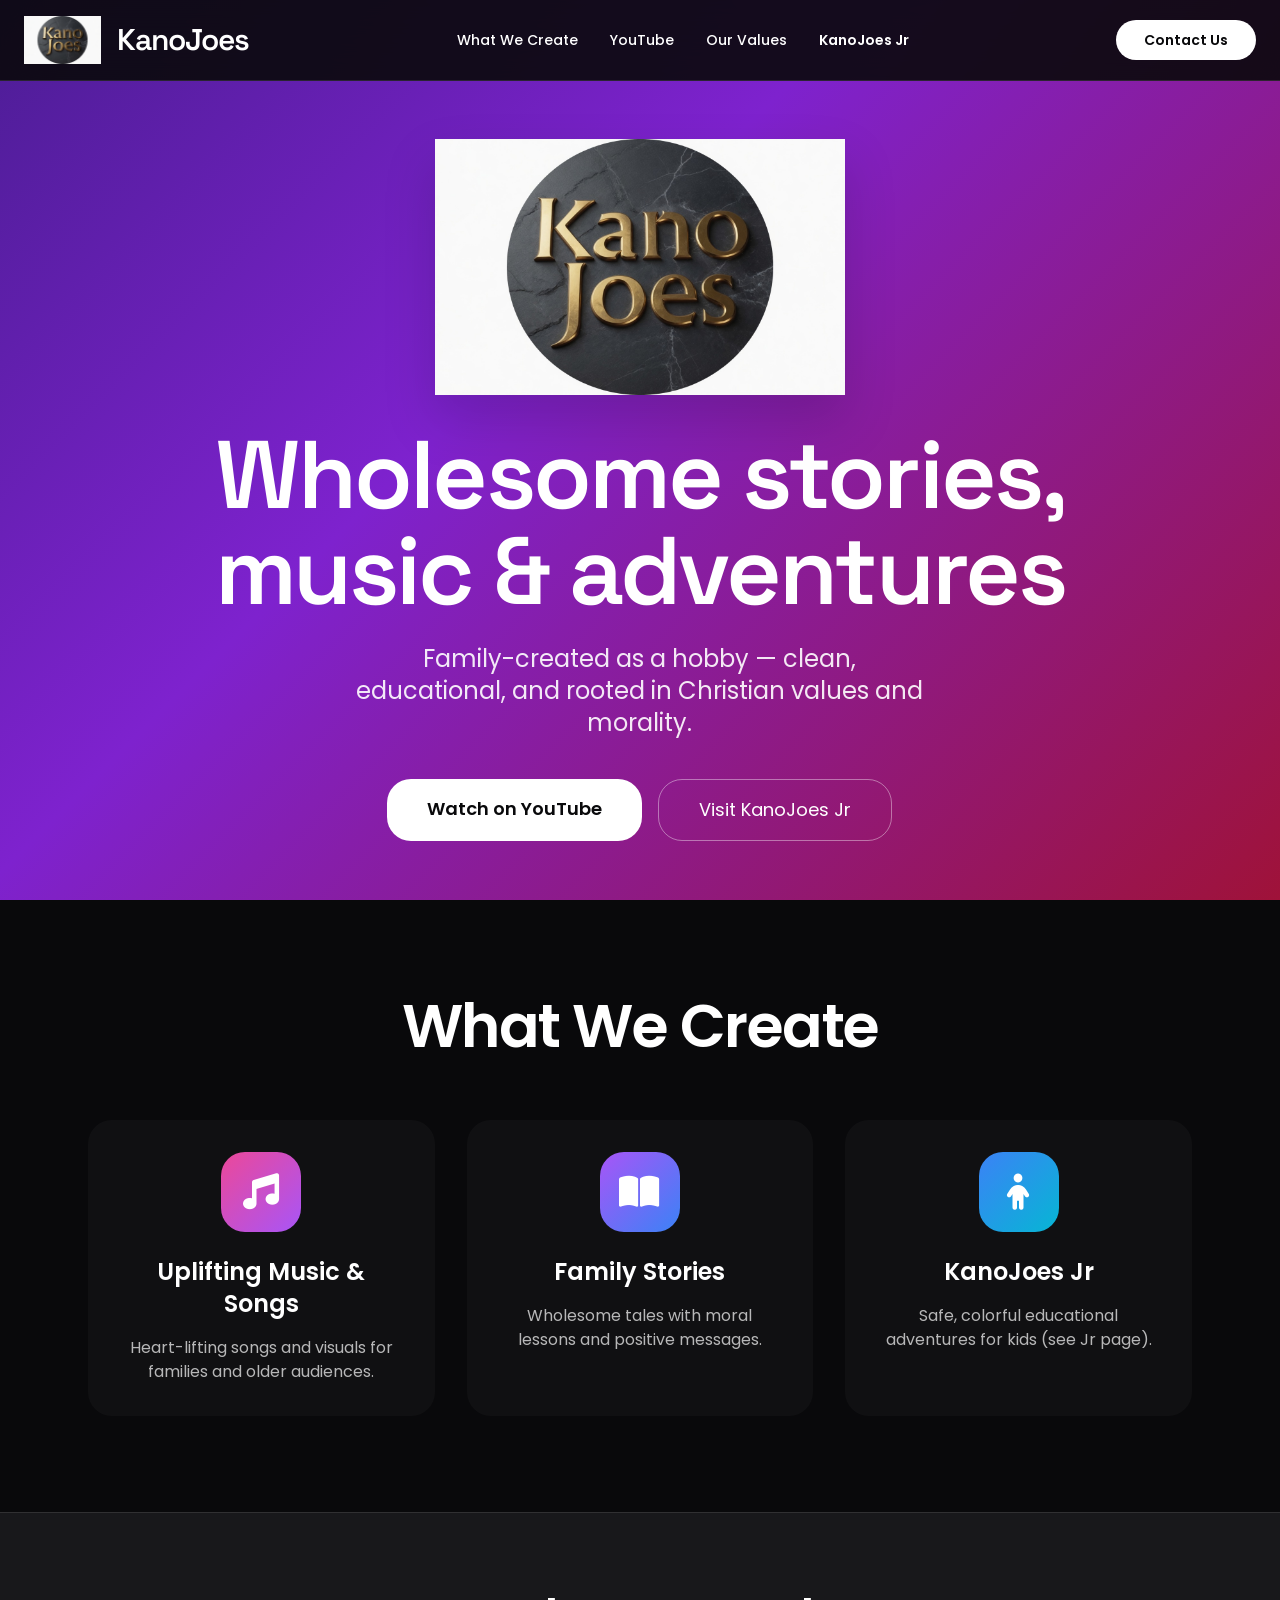
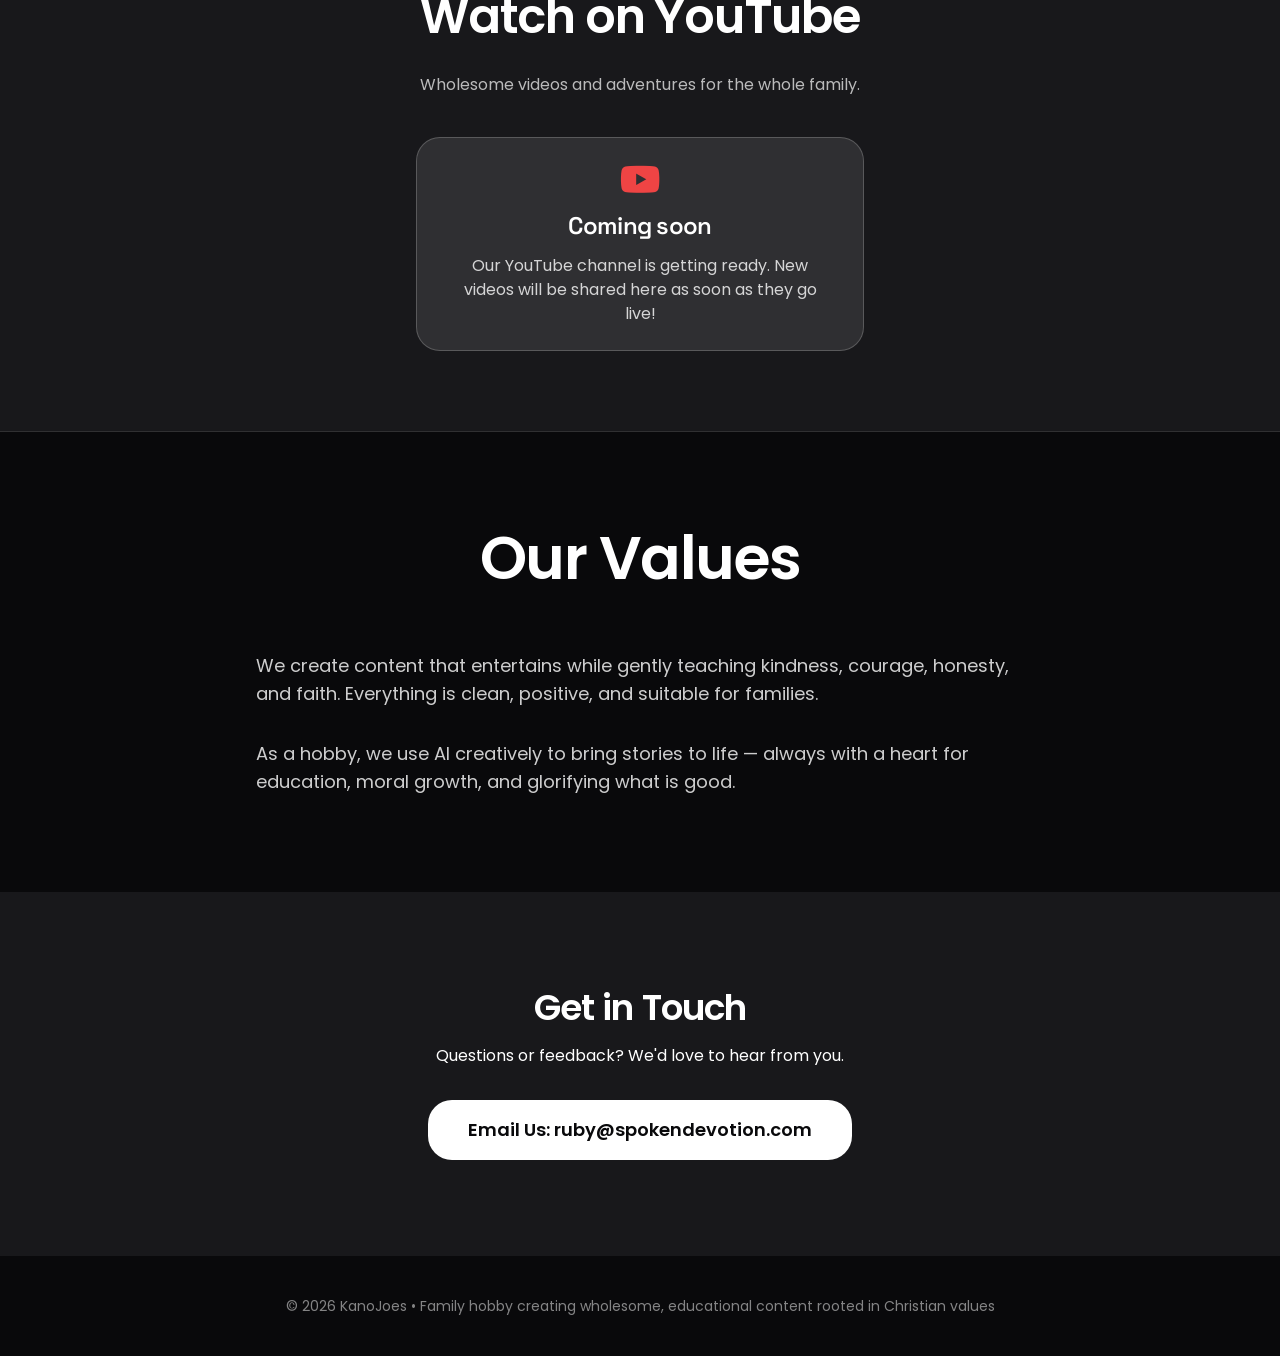
<file: index.html>
<!DOCTYPE html>
<html lang="en">
<head>
    <meta charset="UTF-8">
    <meta name="viewport" content="width=device-width, initial-scale=1.0">
    <title>KanoJoes • Wholesome Family Videos & Stories</title>
    <meta name="description" content="Wholesome, family-friendly stories, uplifting music and adventures — created as a family hobby and rooted in Christian values.">
    <meta name="theme-color" content="#09090b">
    <link rel="canonical" href="https://kanojoes.com/">
    <meta property="og:type" content="website">
    <meta property="og:site_name" content="KanoJoes">
    <meta property="og:title" content="KanoJoes • Wholesome Family Videos & Stories">
    <meta property="og:description" content="Wholesome, family-friendly stories, uplifting music and adventures — created as a family hobby and rooted in Christian values.">
    <meta property="og:url" content="https://kanojoes.com/">
    <meta property="og:image" content="https://kanojoes.com/logo.png">
    <meta name="twitter:card" content="summary">
    <meta name="twitter:title" content="KanoJoes • Wholesome Family Videos & Stories">
    <meta name="twitter:description" content="Wholesome, family-friendly stories, uplifting music and adventures — created as a family hobby and rooted in Christian values.">
    <link rel="icon" type="image/png" href="logo.png">
    <link rel="stylesheet" href="css/tailwind.min.css?v=1">
    <link rel="stylesheet" href="https://cdnjs.cloudflare.com/ajax/libs/font-awesome/6.5.1/css/all.min.css">
    <style>
        @import url('https://fonts.googleapis.com/css2?family=Poppins:wght@400;500;600&family=Space+Grotesk:wght@500;600&display=swap');
        body { font-family: 'Poppins', system-ui, sans-serif; }
        .heading-font { font-family: 'Space Grotesk', 'Poppins', system-ui, sans-serif; font-weight: 600; letter-spacing: -0.03em; }
        .modern-btn { transition: all 0.3s cubic-bezier(0.34,1.56,0.64,1); }
        .modern-btn:hover { transform: scale(1.05); }
        .warm-bg { background: linear-gradient(135deg, #4c1d95 0%, #7e22ce 40%, #9f1239 100%); }
    </style>
</head>
<body class="bg-zinc-950 text-white overflow-x-hidden">
    <!-- Navbar -->
    <nav class="fixed top-0 left-0 right-0 z-50 bg-zinc-950/90 backdrop-blur-xl border-b border-white/10">
        <div class="max-w-7xl mx-auto px-6 py-4 flex items-center justify-between">
            <a href="./" class="flex items-center gap-x-4" aria-label="KanoJoes home">
                <img src="logo.png" alt="" class="h-12 w-auto">
                <span class="font-semibold text-3xl tracking-tighter heading-font">KanoJoes</span>
            </a>
            <div class="hidden md:flex items-center gap-x-8 text-sm font-medium">
                <a href="#what" class="hover:text-pink-400 transition-colors">What We Create</a>
                <a href="#youtube" class="hover:text-pink-400 transition-colors">YouTube</a>
                <a href="#values" class="hover:text-pink-400 transition-colors">Our Values</a>
                <a href="jr/" class="hover:text-yellow-400 transition-colors font-semibold">KanoJoes Jr</a>
            </div>
            <a href="#contact" class="hidden sm:inline-block px-7 py-2.5 bg-white text-zinc-950 font-semibold text-sm rounded-3xl hover:bg-white/90 transition-all modern-btn">
                Contact Us
            </a>
            <button id="mobile-menu-btn" type="button" class="md:hidden p-2 text-white" aria-label="Open menu" aria-controls="mobile-menu" aria-expanded="false">
                <i class="fa-solid fa-bars text-2xl" aria-hidden="true"></i>
            </button>
        </div>
        <div id="mobile-menu" class="hidden md:hidden border-t border-white/10">
            <div class="px-6 py-4 flex flex-col gap-y-4 text-base font-medium">
                <a href="#what" class="hover:text-yellow-400 transition-colors">What We Create</a>
                <a href="#youtube" class="hover:text-yellow-400 transition-colors">YouTube</a>
                <a href="#values" class="hover:text-yellow-400 transition-colors">Our Values</a>
                <a href="jr/" class="hover:text-yellow-400 transition-colors">KanoJoes Jr</a>
                <a href="#contact" class="hover:text-yellow-400 transition-colors">Contact Us</a>
            </div>
        </div>
    </nav>

    <!-- Hero -->
    <div class="min-h-screen pt-20 flex items-center warm-bg relative overflow-hidden">
        <div class="max-w-5xl mx-auto px-6 relative z-10 text-center">
            <div class="flex justify-center mb-6 md:mb-8">
                <img src="logo.png" alt="KanoJoes Logo" class="h-48 md:h-64 w-auto drop-shadow-2xl">
            </div>
            <h1 class="text-6xl md:text-7xl lg:text-8xl font-semibold tracking-tighter heading-font leading-none mb-6">
                Wholesome stories,<br>music & adventures
            </h1>
            <p class="max-w-xl mx-auto text-xl md:text-2xl text-white/90 mb-10">
                Family-created as a hobby — clean, educational, and rooted in Christian values and morality.
            </p>
            <div class="flex flex-col sm:flex-row gap-4 justify-center">
                <a href="#youtube" class="px-8 md:px-10 py-4 bg-white text-zinc-950 font-semibold rounded-3xl text-lg modern-btn">
                    Watch on YouTube
                </a>
                <a href="jr/" class="px-8 md:px-10 py-4 border border-white/40 hover:bg-white/10 rounded-3xl text-lg">
                    Visit KanoJoes Jr
                </a>
            </div>
        </div>
    </div>

    <!-- What We Create -->
    <div id="what" class="max-w-6xl mx-auto px-6 py-20 md:py-24">
        <div class="text-center mb-12 md:mb-16">
            <h2 class="text-5xl md:text-6xl font-semibold tracking-tight">What We Create</h2>
        </div>
        <div class="grid md:grid-cols-3 gap-8">
            <div class="text-center bg-zinc-900/50 p-8 rounded-3xl">
                <div class="mx-auto w-20 h-20 rounded-3xl bg-gradient-to-br from-pink-500 to-purple-500 flex items-center justify-center mb-6">
                    <i class="fa-solid fa-music text-4xl"></i>
                </div>
                <h3 class="font-semibold text-2xl mb-4">Uplifting Music & Songs</h3>
                <p class="text-white/70">Heart-lifting songs and visuals for families and older audiences.</p>
            </div>
            <div class="text-center bg-zinc-900/50 p-8 rounded-3xl">
                <div class="mx-auto w-20 h-20 rounded-3xl bg-gradient-to-br from-purple-500 to-blue-500 flex items-center justify-center mb-6">
                    <i class="fa-solid fa-book-open text-4xl"></i>
                </div>
                <h3 class="font-semibold text-2xl mb-4">Family Stories</h3>
                <p class="text-white/70">Wholesome tales with moral lessons and positive messages.</p>
            </div>
            <div class="text-center bg-zinc-900/50 p-8 rounded-3xl">
                <div class="mx-auto w-20 h-20 rounded-3xl bg-gradient-to-br from-blue-500 to-cyan-500 flex items-center justify-center mb-6">
                    <i class="fa-solid fa-child text-4xl"></i>
                </div>
                <h3 class="font-semibold text-2xl mb-4">KanoJoes Jr</h3>
                <p class="text-white/70">Safe, colorful educational adventures for kids (see Jr page).</p>
            </div>
        </div>
    </div>

    <!-- YouTube -->
    <div id="youtube" class="bg-zinc-900 py-20 border-y border-white/10">
        <div class="max-w-5xl mx-auto px-6 text-center">
            <h2 class="text-5xl font-semibold tracking-tight mb-8">Watch on YouTube</h2>
            <p class="max-w-md mx-auto text-white/70 mb-10">Wholesome videos and adventures for the whole family.</p>
            <div class="inline-flex flex-col items-center gap-y-3 px-8 py-6 bg-white/10 border border-white/20 rounded-3xl max-w-md mx-auto" role="note">
                <i class="fa-brands fa-youtube text-4xl text-red-500" aria-hidden="true"></i>
                <span class="text-2xl font-semibold heading-font">Coming soon</span>
                <span class="text-white/80">Our YouTube channel is getting ready. New videos will be shared here as soon as they go live!</span>
            </div>
        </div>
    </div>

    <!-- Our Values -->
    <div id="values" class="max-w-6xl mx-auto px-6 py-20 md:py-24">
        <div class="text-center mb-12 md:mb-16">
            <h2 class="text-5xl md:text-6xl font-semibold tracking-tight">Our Values</h2>
        </div>
        <div class="max-w-3xl mx-auto text-lg text-white/80 space-y-8">
            <p>We create content that entertains while gently teaching kindness, courage, honesty, and faith. Everything is clean, positive, and suitable for families.</p>
            <p>As a hobby, we use AI creatively to bring stories to life — always with a heart for education, moral growth, and glorifying what is good.</p>
        </div>
    </div>

    <!-- Contact -->
    <div id="contact" class="bg-zinc-900 py-24 text-center">
        <h2 class="text-4xl font-semibold tracking-tight mb-4">Get in Touch</h2>
        <p class="mb-8 max-w-md mx-auto">Questions or feedback? We'd love to hear from you.</p>
        <a href="mailto:ruby@spokendevotion.com" class="inline-block px-10 py-4 bg-white text-zinc-950 rounded-3xl font-semibold text-lg modern-btn">
            Email Us: ruby@spokendevotion.com
        </a>
    </div>

    <footer class="py-10 text-center text-sm text-white/50">
        © 2026 KanoJoes • Family hobby creating wholesome, educational content rooted in Christian values
    </footer>

    <script>
        (function () {
            var btn = document.getElementById('mobile-menu-btn');
            var menu = document.getElementById('mobile-menu');
            if (!btn || !menu) return;
            function setOpen(open) {
                menu.classList.toggle('hidden', !open);
                btn.setAttribute('aria-expanded', String(open));
                btn.setAttribute('aria-label', open ? 'Close menu' : 'Open menu');
                btn.querySelector('i').className = (open ? 'fa-solid fa-xmark' : 'fa-solid fa-bars') + ' text-2xl';
            }
            btn.addEventListener('click', function () { setOpen(menu.classList.contains('hidden')); });
            menu.querySelectorAll('a').forEach(function (a) { a.addEventListener('click', function () { setOpen(false); }); });
            document.addEventListener('keydown', function (e) {
                if (e.key === 'Escape' && !menu.classList.contains('hidden')) { setOpen(false); btn.focus(); }
            });
        })();
    </script>
</body>
</html>
</file>
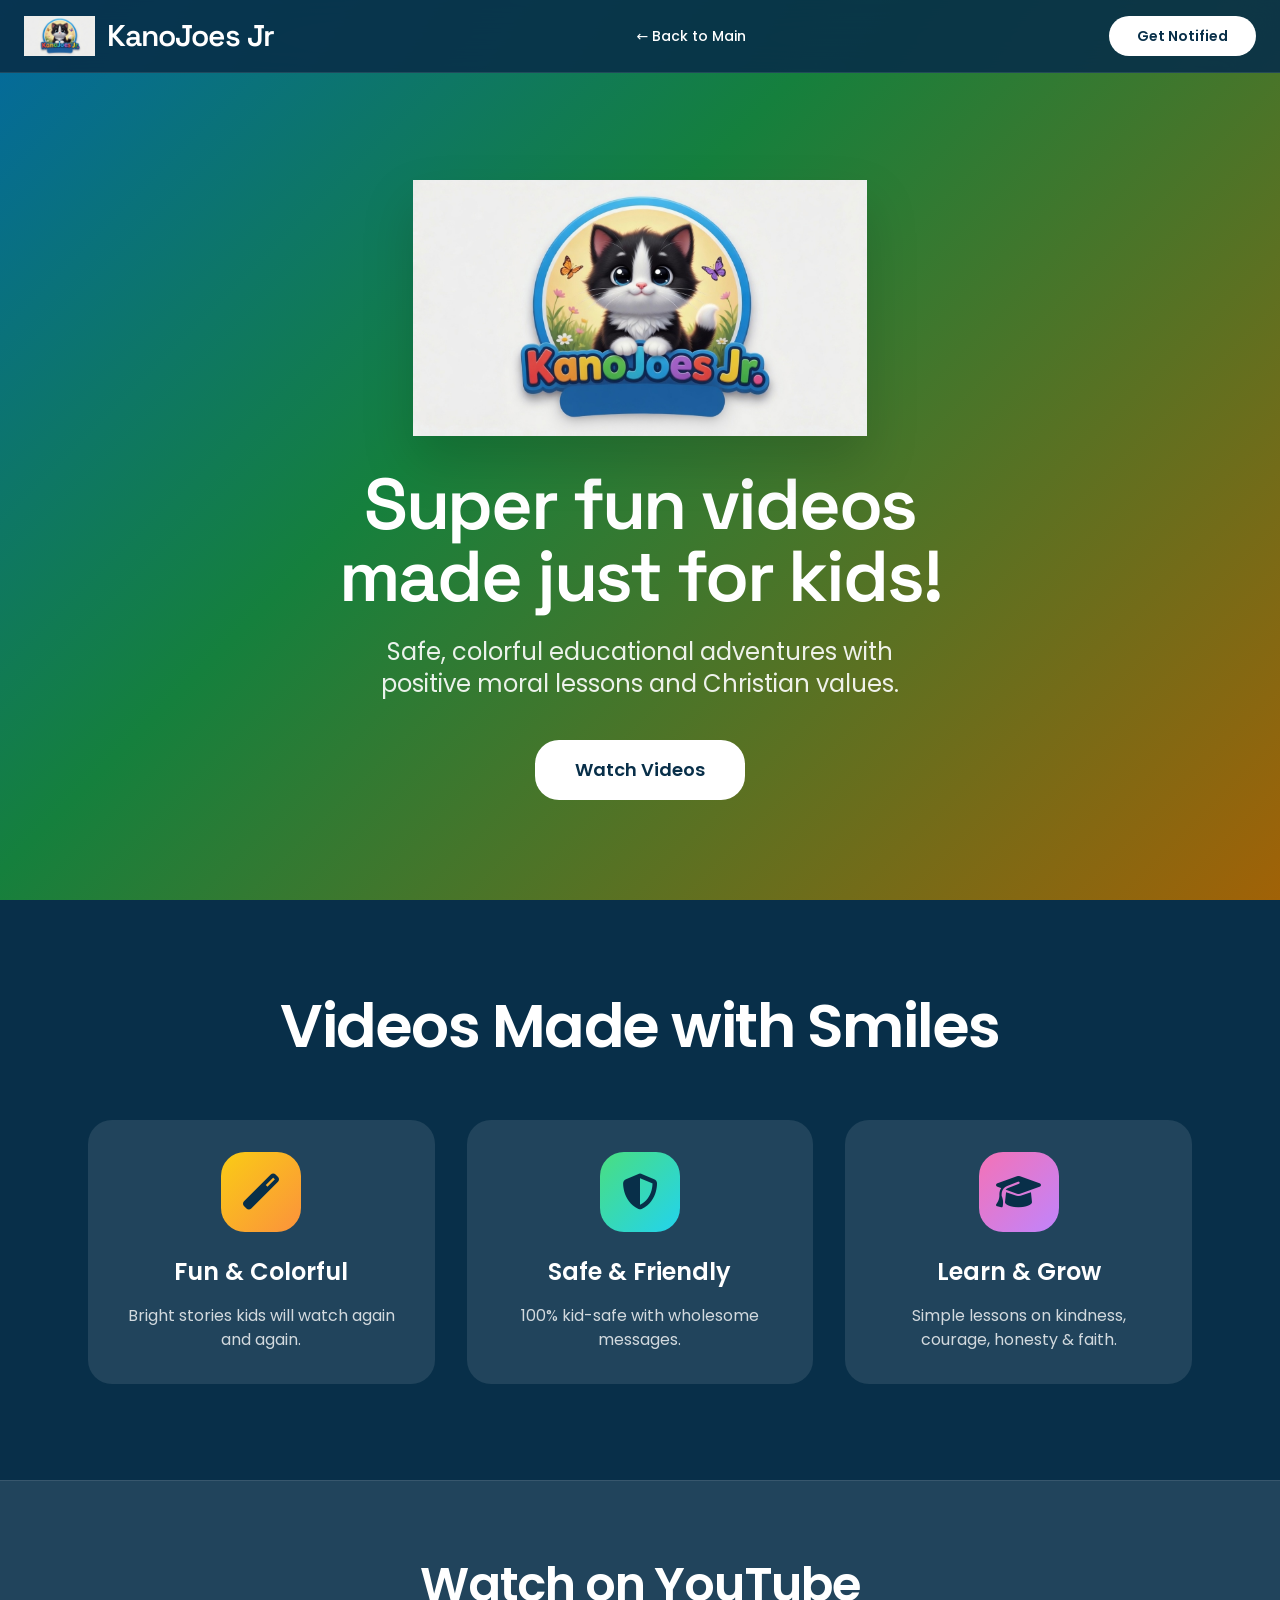
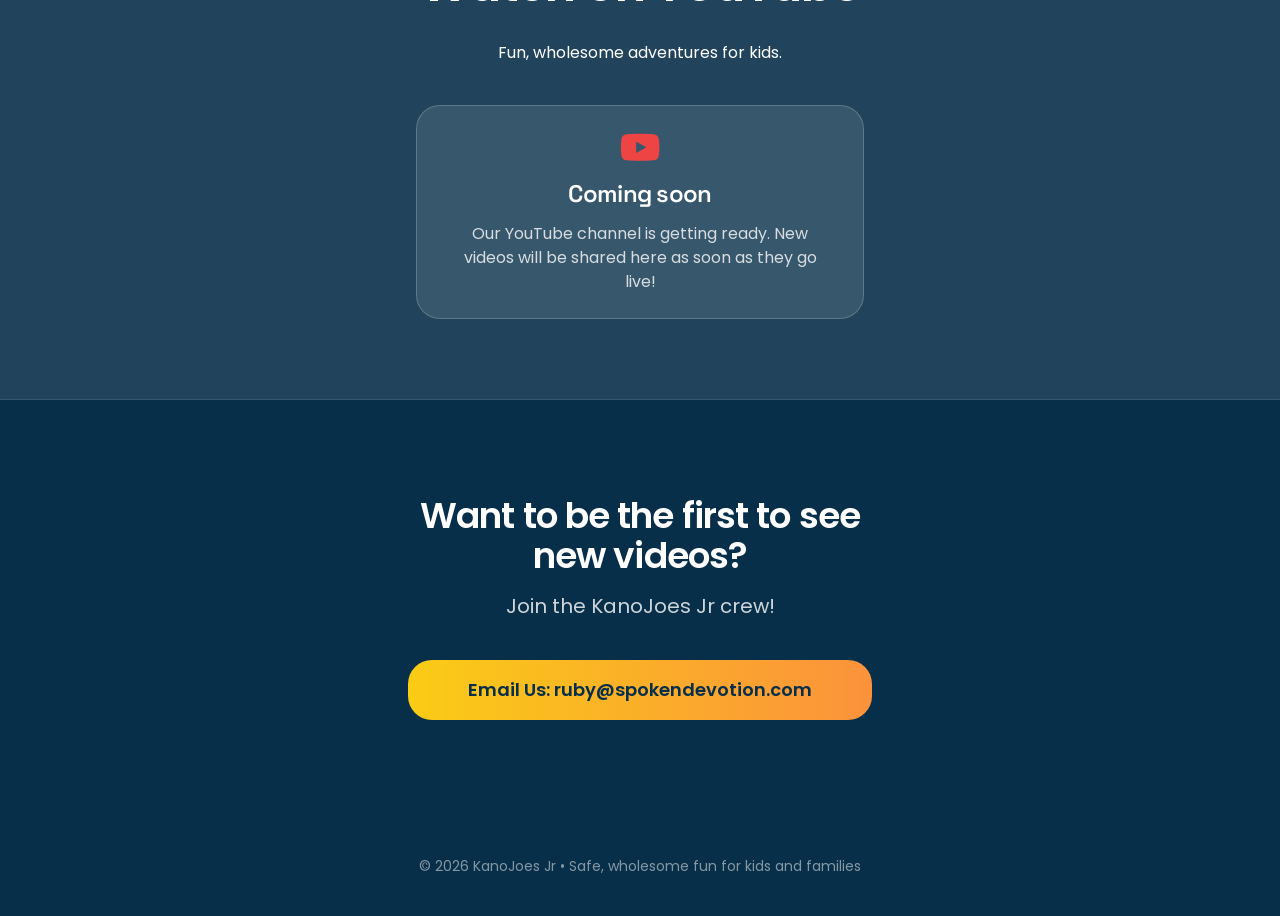
<file: jr/index.html>
<!DOCTYPE html>
<html lang="en">
<head>
    <meta charset="UTF-8">
    <meta name="viewport" content="width=device-width, initial-scale=1.0">
    <title>KanoJoes Jr • Fun & Educational Videos for Kids</title>
    <meta name="description" content="Safe, colorful, educational videos for kids with positive moral lessons and Christian values, from the KanoJoes family.">
    <meta name="theme-color" content="#082f49">
    <link rel="canonical" href="https://kanojoes.com/jr/">
    <meta property="og:type" content="website">
    <meta property="og:site_name" content="KanoJoes">
    <meta property="og:title" content="KanoJoes Jr • Fun & Educational Videos for Kids">
    <meta property="og:description" content="Safe, colorful, educational videos for kids with positive moral lessons and Christian values, from the KanoJoes family.">
    <meta property="og:url" content="https://kanojoes.com/jr/">
    <meta property="og:image" content="https://kanojoes.com/logojr.png">
    <meta name="twitter:card" content="summary">
    <meta name="twitter:title" content="KanoJoes Jr • Fun & Educational Videos for Kids">
    <meta name="twitter:description" content="Safe, colorful, educational videos for kids with positive moral lessons and Christian values, from the KanoJoes family.">
    <link rel="icon" type="image/png" href="../logo.png">
    <link rel="stylesheet" href="../css/tailwind.min.css?v=1">
    <link rel="stylesheet" href="https://cdnjs.cloudflare.com/ajax/libs/font-awesome/6.5.1/css/all.min.css">
    <style>
        @import url('https://fonts.googleapis.com/css2?family=Poppins:wght@400;500;600&family=Space+Grotesk:wght@500;600&display=swap');
        body { font-family: 'Poppins', system-ui, sans-serif; }
        .heading-font { font-family: 'Space Grotesk', 'Poppins', system-ui, sans-serif; font-weight: 600; letter-spacing: -0.03em; }
        .modern-btn { transition: all 0.3s cubic-bezier(0.34,1.56,0.64,1); }
        .modern-btn:hover { transform: scale(1.05); }
        .jr-bg { background: linear-gradient(135deg, #0369a1 0%, #15803d 40%, #a16207 100%); } /* darker stops keep white text at WCAG AA */
    </style>
</head>
<body class="bg-sky-950 text-white overflow-x-hidden">
    <!-- Navbar -->
    <nav class="fixed top-0 left-0 right-0 z-50 bg-sky-950/90 backdrop-blur-xl border-b border-white/10">
        <div class="max-w-7xl mx-auto px-6 py-4 flex items-center justify-between">
            <a href="./" class="flex items-center gap-x-3" aria-label="KanoJoes Jr home">
                <img src="../logojr.png" alt="" class="h-10 w-auto">
                <span class="font-semibold text-3xl tracking-tighter heading-font">KanoJoes Jr</span>
            </a>
            <div class="hidden md:flex items-center gap-x-8 text-sm font-medium">
                <a href="../" class="hover:text-white transition-colors">← Back to Main</a>
            </div>
            <a href="#contact" class="hidden sm:inline-block px-7 py-2.5 bg-white text-sky-950 font-semibold text-sm rounded-3xl hover:bg-white/90 transition-all modern-btn">
                Get Notified
            </a>
            <button id="mobile-menu-btn" type="button" class="md:hidden p-2 text-white" aria-label="Open menu" aria-controls="mobile-menu" aria-expanded="false">
                <i class="fa-solid fa-bars text-2xl" aria-hidden="true"></i>
            </button>
        </div>
        <div id="mobile-menu" class="hidden md:hidden border-t border-white/10">
            <div class="px-6 py-4 flex flex-col gap-y-4 text-base font-medium">
                <a href="#youtube" class="hover:text-yellow-400 transition-colors">Videos</a>
                <a href="#contact" class="hover:text-yellow-400 transition-colors">Get Notified</a>
                <a href="../" class="hover:text-yellow-400 transition-colors">← Back to Main</a>
            </div>
        </div>
    </nav>

    <!-- Hero -->
    <div class="min-h-screen pt-20 flex items-center jr-bg relative overflow-hidden">
        <div class="max-w-5xl mx-auto px-6 relative z-10 text-center">
            <div class="flex justify-center mb-8">
                <img src="../logojr.png" alt="KanoJoes Jr Logo" class="h-48 md:h-64 w-auto drop-shadow-2xl">
            </div>
            <h1 class="text-6xl md:text-7xl font-semibold tracking-tighter heading-font leading-none mb-6">
                Super fun videos<br>made just for kids!
            </h1>
            <p class="max-w-xl mx-auto text-xl md:text-2xl text-white/90 mb-10">
                Safe, colorful educational adventures with positive moral lessons and Christian values.
            </p>
            <div class="flex flex-col sm:flex-row gap-4 justify-center">
                <a href="#youtube" class="px-8 md:px-10 py-4 bg-white text-sky-950 font-semibold rounded-3xl text-lg modern-btn">
                    Watch Videos
                </a>
            </div>
        </div>
    </div>

    <!-- What We Do -->
    <div id="what" class="max-w-6xl mx-auto px-6 py-20 md:py-24">
        <div class="text-center mb-12 md:mb-16">
            <h2 class="text-5xl md:text-6xl font-semibold tracking-tight">Videos Made with Smiles</h2>
        </div>
        <div class="grid md:grid-cols-3 gap-8">
            <div class="text-center bg-white/10 p-8 rounded-3xl">
                <div class="mx-auto w-20 h-20 rounded-3xl bg-gradient-to-br from-yellow-400 to-orange-400 flex items-center justify-center mb-6">
                    <i class="fa-solid fa-magic text-4xl text-sky-950"></i>
                </div>
                <h3 class="font-semibold text-2xl mb-4">Fun & Colorful</h3>
                <p class="text-white/80">Bright stories kids will watch again and again.</p>
            </div>
            <div class="text-center bg-white/10 p-8 rounded-3xl">
                <div class="mx-auto w-20 h-20 rounded-3xl bg-gradient-to-br from-green-400 to-cyan-400 flex items-center justify-center mb-6">
                    <i class="fa-solid fa-shield-halved text-4xl text-sky-950"></i>
                </div>
                <h3 class="font-semibold text-2xl mb-4">Safe & Friendly</h3>
                <p class="text-white/80">100% kid-safe with wholesome messages.</p>
            </div>
            <div class="text-center bg-white/10 p-8 rounded-3xl">
                <div class="mx-auto w-20 h-20 rounded-3xl bg-gradient-to-br from-pink-400 to-purple-400 flex items-center justify-center mb-6">
                    <i class="fa-solid fa-graduation-cap text-4xl text-sky-950"></i>
                </div>
                <h3 class="font-semibold text-2xl mb-4">Learn & Grow</h3>
                <p class="text-white/80">Simple lessons on kindness, courage, honesty & faith.</p>
            </div>
        </div>
    </div>

    <!-- YouTube Section -->
    <div id="youtube" class="bg-white/10 py-20 border-y border-white/10">
        <div class="max-w-5xl mx-auto px-6 text-center">
            <h2 class="text-5xl font-semibold tracking-tight mb-8">Watch on YouTube</h2>
            <p class="max-w-md mx-auto mb-10">Fun, wholesome adventures for kids.</p>
           
            <div class="inline-flex flex-col items-center gap-y-3 px-8 py-6 bg-white/10 border border-white/20 rounded-3xl max-w-md mx-auto" role="note">
                <i class="fa-brands fa-youtube text-4xl text-red-500" aria-hidden="true"></i>
                <span class="text-2xl font-semibold heading-font">Coming soon</span>
                <span class="text-white/80">Our YouTube channel is getting ready. New videos will be shared here as soon as they go live!</span>
            </div>
        </div>
    </div>

    <!-- Contact -->
    <div id="contact" class="max-w-lg mx-auto px-6 py-20 md:py-24 text-center">
        <h2 class="text-4xl font-semibold tracking-tight mb-4">Want to be the first to see new videos?</h2>
        <p class="text-xl text-white/80 mb-10">Join the KanoJoes Jr crew!</p>
        <a href="mailto:ruby@spokendevotion.com" class="block w-full py-4 bg-gradient-to-r from-yellow-400 to-orange-400 text-sky-950 font-semibold rounded-3xl text-lg modern-btn">
            Email Us: ruby@spokendevotion.com
        </a>
    </div>

    <footer class="py-10 text-center text-sm text-white/50">
        © 2026 KanoJoes Jr • Safe, wholesome fun for kids and families
    </footer>

    <script>
        (function () {
            var btn = document.getElementById('mobile-menu-btn');
            var menu = document.getElementById('mobile-menu');
            if (!btn || !menu) return;
            function setOpen(open) {
                menu.classList.toggle('hidden', !open);
                btn.setAttribute('aria-expanded', String(open));
                btn.setAttribute('aria-label', open ? 'Close menu' : 'Open menu');
                btn.querySelector('i').className = (open ? 'fa-solid fa-xmark' : 'fa-solid fa-bars') + ' text-2xl';
            }
            btn.addEventListener('click', function () { setOpen(menu.classList.contains('hidden')); });
            menu.querySelectorAll('a').forEach(function (a) { a.addEventListener('click', function () { setOpen(false); }); });
            document.addEventListener('keydown', function (e) {
                if (e.key === 'Escape' && !menu.classList.contains('hidden')) { setOpen(false); btn.focus(); }
            });
        })();
    </script>
</body>
</html>
</file>
